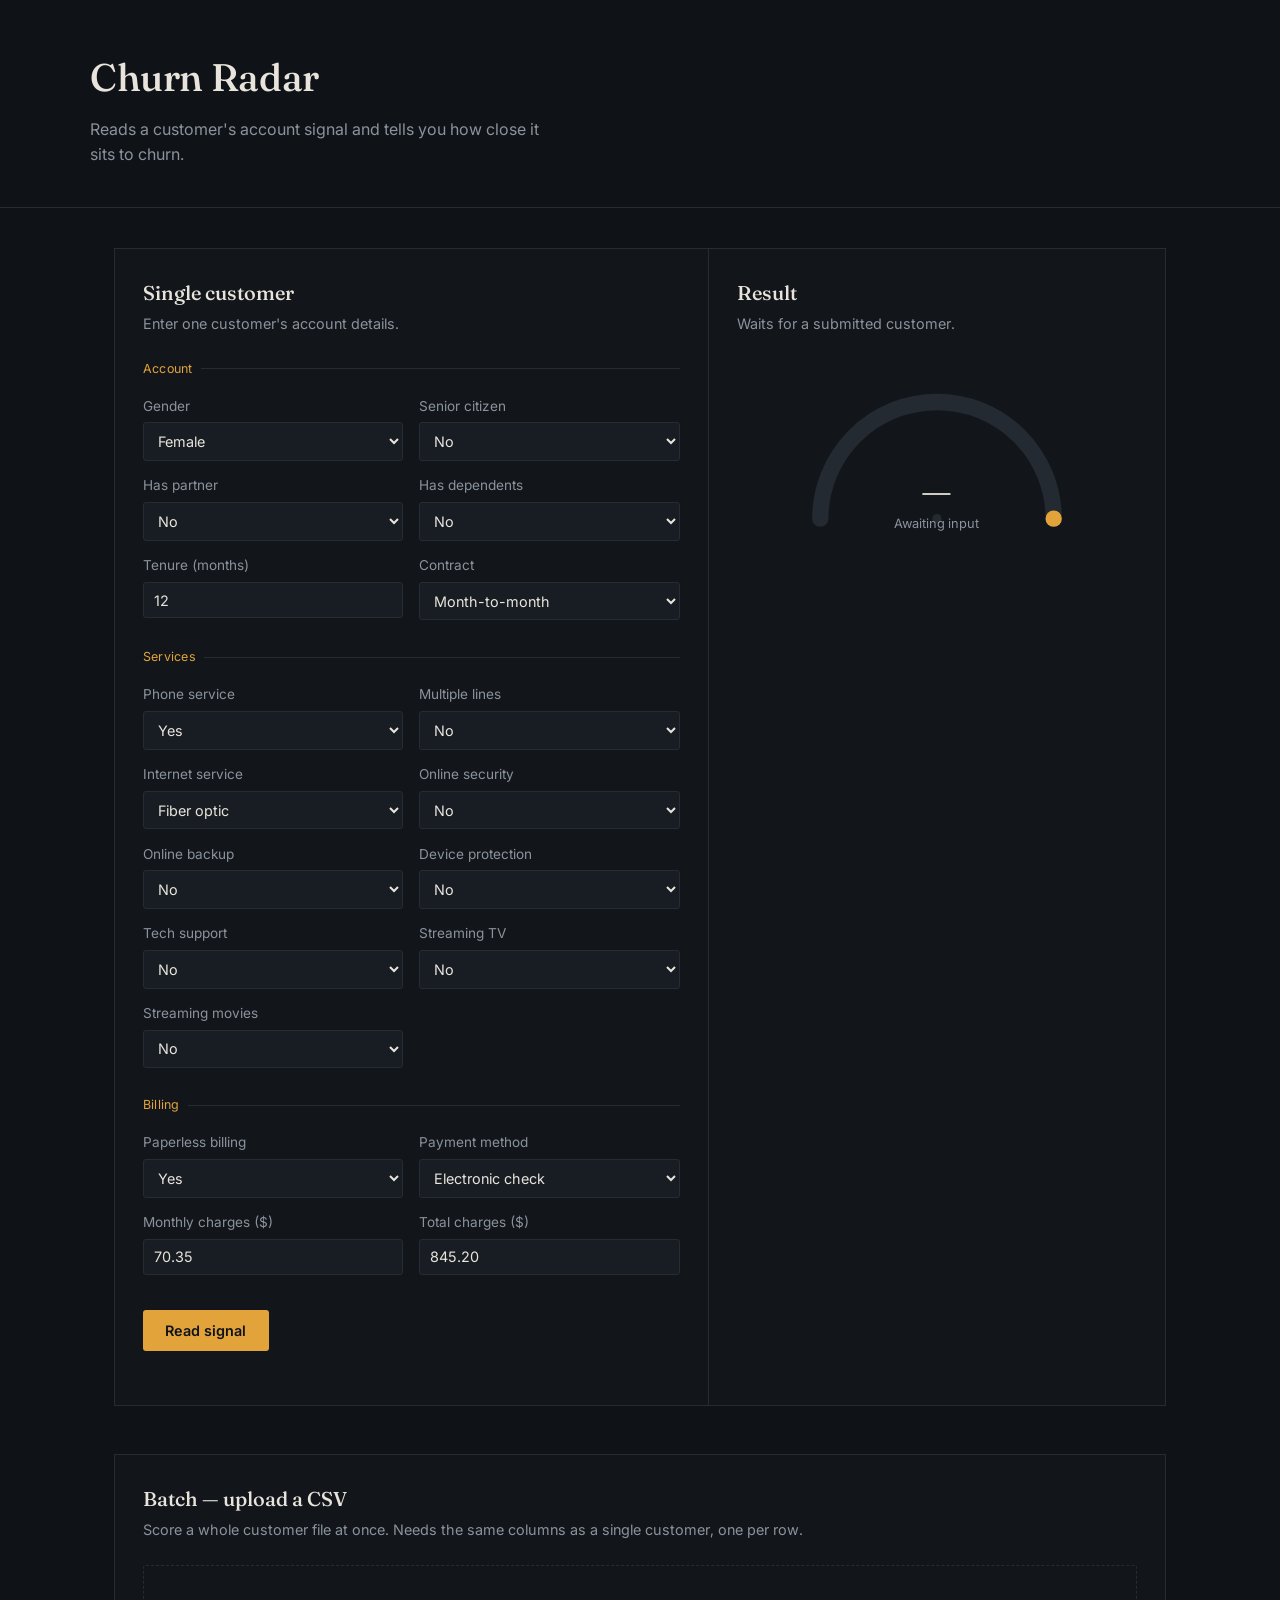
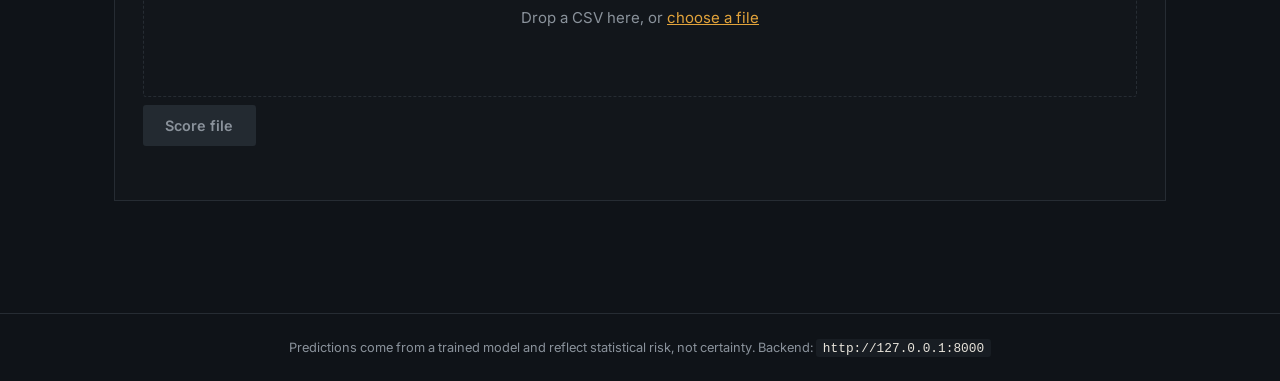
<file: Frontend/index.html>
<!DOCTYPE html>
<html lang="en">
<head>
<meta charset="UTF-8">
<meta name="viewport" content="width=device-width, initial-scale=1.0">
<title>Churn Radar</title>
<link rel="preconnect" href="https://fonts.googleapis.com">
<link rel="preconnect" href="https://fonts.gstatic.com" crossorigin>
<link href="https://fonts.googleapis.com/css2?family=Fraunces:opsz,wght@9..144,400;9..144,500;9..144,600&family=Inter:wght@400;500;600;700&display=swap" rel="stylesheet">
<link rel="stylesheet" href="style.css">
</head>
<body>

<header class="masthead">
  <div class="masthead-inner">
    <h1>Churn Radar</h1>
    <p class="tagline">Reads a customer's account signal and tells you how close it sits to churn.</p>
  </div>
</header>

<main>

  <!-- SINGLE CUSTOMER SECTION -->
  <section class="console" aria-label="Single customer prediction">
    <div class="console-grid">

      <form id="customer-form" class="form-panel">
        <div class="panel-heading">
          <h2>Single customer</h2>
          <p>Enter one customer's account details.</p>
        </div>

        <fieldset>
          <legend>Account</legend>
          <div class="field-row">
            <label for="gender">Gender
              <select id="gender" name="gender" required>
                <option value="Female">Female</option>
                <option value="Male">Male</option>
              </select>
            </label>
            <label for="SeniorCitizen">Senior citizen
              <select id="SeniorCitizen" name="SeniorCitizen" required>
                <option value="0">No</option>
                <option value="1">Yes</option>
              </select>
            </label>
          </div>
          <div class="field-row">
            <label for="Partner">Has partner
              <select id="Partner" name="Partner" required>
                <option value="No">No</option>
                <option value="Yes">Yes</option>
              </select>
            </label>
            <label for="Dependents">Has dependents
              <select id="Dependents" name="Dependents" required>
                <option value="No">No</option>
                <option value="Yes">Yes</option>
              </select>
            </label>
          </div>
          <div class="field-row">
            <label for="tenure">Tenure (months)
              <input type="number" id="tenure" name="tenure" min="0" value="12" required>
            </label>
            <label for="Contract">Contract
              <select id="Contract" name="Contract" required>
                <option value="Month-to-month">Month-to-month</option>
                <option value="One year">One year</option>
                <option value="Two year">Two year</option>
              </select>
            </label>
          </div>
        </fieldset>

        <fieldset>
          <legend>Services</legend>
          <div class="field-row">
            <label for="PhoneService">Phone service
              <select id="PhoneService" name="PhoneService" required>
                <option value="Yes">Yes</option>
                <option value="No">No</option>
              </select>
            </label>
            <label for="MultipleLines">Multiple lines
              <select id="MultipleLines" name="MultipleLines" required>
                <option value="No">No</option>
                <option value="Yes">Yes</option>
                <option value="No phone service">No phone service</option>
              </select>
            </label>
          </div>
          <div class="field-row">
            <label for="InternetService">Internet service
              <select id="InternetService" name="InternetService" required>
                <option value="Fiber optic">Fiber optic</option>
                <option value="DSL">DSL</option>
                <option value="No">No</option>
              </select>
            </label>
            <label for="OnlineSecurity">Online security
              <select id="OnlineSecurity" name="OnlineSecurity" required>
                <option value="No">No</option>
                <option value="Yes">Yes</option>
                <option value="No internet service">No internet service</option>
              </select>
            </label>
          </div>
          <div class="field-row">
            <label for="OnlineBackup">Online backup
              <select id="OnlineBackup" name="OnlineBackup" required>
                <option value="No">No</option>
                <option value="Yes">Yes</option>
                <option value="No internet service">No internet service</option>
              </select>
            </label>
            <label for="DeviceProtection">Device protection
              <select id="DeviceProtection" name="DeviceProtection" required>
                <option value="No">No</option>
                <option value="Yes">Yes</option>
                <option value="No internet service">No internet service</option>
              </select>
            </label>
          </div>
          <div class="field-row">
            <label for="TechSupport">Tech support
              <select id="TechSupport" name="TechSupport" required>
                <option value="No">No</option>
                <option value="Yes">Yes</option>
                <option value="No internet service">No internet service</option>
              </select>
            </label>
            <label for="StreamingTV">Streaming TV
              <select id="StreamingTV" name="StreamingTV" required>
                <option value="No">No</option>
                <option value="Yes">Yes</option>
                <option value="No internet service">No internet service</option>
              </select>
            </label>
          </div>
          <div class="field-row">
            <label for="StreamingMovies">Streaming movies
              <select id="StreamingMovies" name="StreamingMovies" required>
                <option value="No">No</option>
                <option value="Yes">Yes</option>
                <option value="No internet service">No internet service</option>
              </select>
            </label>
            <span aria-hidden="true"></span>
          </div>
        </fieldset>

        <fieldset>
          <legend>Billing</legend>
          <div class="field-row">
            <label for="PaperlessBilling">Paperless billing
              <select id="PaperlessBilling" name="PaperlessBilling" required>
                <option value="Yes">Yes</option>
                <option value="No">No</option>
              </select>
            </label>
            <label for="PaymentMethod">Payment method
              <select id="PaymentMethod" name="PaymentMethod" required>
                <option value="Electronic check">Electronic check</option>
                <option value="Mailed check">Mailed check</option>
                <option value="Bank transfer (automatic)">Bank transfer (automatic)</option>
                <option value="Credit card (automatic)">Credit card (automatic)</option>
              </select>
            </label>
          </div>
          <div class="field-row">
            <label for="MonthlyCharges">Monthly charges ($)
              <input type="number" id="MonthlyCharges" name="MonthlyCharges" min="0" step="0.01" value="70.35" required>
            </label>
            <label for="TotalCharges">Total charges ($)
              <input type="number" id="TotalCharges" name="TotalCharges" min="0" step="0.01" value="845.20" required>
            </label>
          </div>
        </fieldset>

        <button type="submit" class="btn-primary">Read signal</button>
        <p class="form-error" id="form-error" role="alert"></p>
      </form>

      <div class="result-panel">
        <div class="panel-heading">
          <h2>Result</h2>
          <p>Waits for a submitted customer.</p>
        </div>

        <div class="gauge-wrap">
          <svg viewBox="0 0 240 150" class="gauge" id="gauge-svg">
            <path d="M 20 130 A 100 100 0 0 1 220 130" class="gauge-track" />
            <path d="M 20 130 A 100 100 0 0 1 220 130" class="gauge-fill" id="gauge-fill" />
            <circle cx="120" cy="130" r="4" fill="var(--ink-3)"></circle>
          </svg>
          <div class="gauge-readout">
            <span class="gauge-value" id="gauge-value">—</span>
            <span class="gauge-label" id="gauge-caption">Awaiting input</span>
          </div>
        </div>

        <div class="verdict" id="verdict-block" hidden>
          <span class="verdict-tag" id="verdict-tag"></span>
          <p id="verdict-text"></p>
        </div>
      </div>

    </div>
  </section>

  <!-- BATCH SECTION -->
  <section class="console batch" aria-label="Batch CSV prediction">
    <div class="panel-heading">
      <h2>Batch — upload a CSV</h2>
      <p>Score a whole customer file at once. Needs the same columns as a single customer, one per row.</p>
    </div>

    <div class="dropzone" id="dropzone">
      <input type="file" id="csv-input" accept=".csv" hidden>
      <p class="dropzone-primary">Drop a CSV here, or <button type="button" id="browse-btn" class="link-btn">choose a file</button></p>
      <p class="dropzone-file" id="dropzone-filename"></p>
    </div>

    <button type="button" id="batch-submit" class="btn-primary" disabled>Score file</button>
    <p class="form-error" id="batch-error" role="alert"></p>

    <div class="batch-results" id="batch-results" hidden>
      <div class="batch-summary" id="batch-summary"></div>
      <a id="download-link" class="btn-secondary" download="predictions.csv">Download results CSV</a>
    </div>
  </section>

</main>

<footer>
  <p>Predictions come from a trained model and reflect statistical risk, not certainty. Backend: <code>http://127.0.0.1:8000</code></p>
</footer>

<script src="app.js"></script>
</body>
</html>
</file>
<file: Frontend/style.css>
:root {
  --ink-0: #0F1318;
  --ink-1: #12161B;
  --ink-2: #181D23;
  --ink-3: #232A31;
  --line: #262C33;
  --text: #E8E4DB;
  --text-muted: #8A929B;
  --amber: #E2A33B;
  --amber-dim: #4A3A22;
  --teal: #4FA88A;
  --teal-dim: #1F3A33;
  --radius: 3px;
}

* { box-sizing: border-box; }

body {
  margin: 0;
  background: var(--ink-0);
  color: var(--text);
  font-family: 'Inter', system-ui, sans-serif;
  font-size: 15px;
  line-height: 1.55;
  font-feature-settings: 'tnum' 1;
}

h1, h2 {
  font-family: 'Fraunces', serif;
  font-weight: 500;
  margin: 0;
}

/* ---------- Masthead ---------- */

.masthead {
  border-bottom: 1px solid var(--line);
  padding: 3rem 1.5rem 2.5rem;
}

.masthead-inner {
  max-width: 1100px;
  margin: 0 auto;
}

.masthead h1 {
  font-size: 2.4rem;
  letter-spacing: -0.01em;
}

.tagline {
  color: var(--text-muted);
  max-width: 46ch;
  margin: 0.6rem 0 0;
  font-size: 1rem;
}

/* ---------- Layout ---------- */

main {
  max-width: 1100px;
  margin: 0 auto;
  padding: 2.5rem 1.5rem 4rem;
}

.console {
  margin-bottom: 3rem;
}

.console-grid {
  display: grid;
  grid-template-columns: 1.3fr 1fr;
  gap: 1px;
  background: var(--line);
  border: 1px solid var(--line);
}

@media (max-width: 820px) {
  .console-grid { grid-template-columns: 1fr; }
}

.form-panel, .result-panel {
  background: var(--ink-1);
  padding: 1.75rem;
}

.panel-heading h2 {
  font-size: 1.25rem;
}

.panel-heading p {
  color: var(--text-muted);
  margin: 0.3rem 0 1.5rem;
  font-size: 0.9rem;
}

/* ---------- Form ---------- */

fieldset {
  border: none;
  border-top: 1px solid var(--line);
  padding: 1.1rem 0 0.3rem;
  margin: 0 0 0.5rem;
}

legend {
  padding: 0 0.5rem 0 0;
  color: var(--amber);
  font-size: 0.78rem;
  letter-spacing: 0.02em;
}

.field-row {
  display: grid;
  grid-template-columns: 1fr 1fr;
  gap: 1rem;
  margin-bottom: 0.9rem;
}

@media (max-width: 480px) {
  .field-row { grid-template-columns: 1fr; }
}

label {
  display: flex;
  flex-direction: column;
  gap: 0.35rem;
  font-size: 0.85rem;
  color: var(--text-muted);
}

select, input[type="number"] {
  background: var(--ink-2);
  border: 1px solid var(--line);
  color: var(--text);
  padding: 0.55rem 0.6rem;
  border-radius: var(--radius);
  font-family: inherit;
  font-size: 0.9rem;
}

select:focus, input:focus {
  outline: 2px solid var(--amber);
  outline-offset: 1px;
}

.btn-primary {
  background: var(--amber);
  color: var(--ink-0);
  border: none;
  padding: 0.75rem 1.4rem;
  border-radius: var(--radius);
  font-family: inherit;
  font-weight: 600;
  font-size: 0.9rem;
  cursor: pointer;
  margin-top: 0.5rem;
}

.btn-primary:hover { filter: brightness(1.08); }

.btn-primary:disabled {
  background: var(--ink-3);
  color: var(--text-muted);
  cursor: not-allowed;
}

.btn-secondary {
  display: inline-block;
  background: transparent;
  border: 1px solid var(--teal);
  color: var(--teal);
  padding: 0.6rem 1.1rem;
  border-radius: var(--radius);
  font-size: 0.85rem;
  text-decoration: none;
  margin-top: 1rem;
}

.link-btn {
  background: none;
  border: none;
  color: var(--amber);
  text-decoration: underline;
  cursor: pointer;
  font: inherit;
  padding: 0;
}

.form-error {
  color: #D9756A;
  font-size: 0.85rem;
  min-height: 1.2em;
  margin: 0.6rem 0 0;
}

/* ---------- Result panel / gauge ---------- */

.result-panel {
  display: flex;
  flex-direction: column;
}

.gauge-wrap {
  position: relative;
  margin: 0.5rem auto 0;
  max-width: 280px;
}

.gauge { width: 100%; display: block; }

.gauge-track {
  fill: none;
  stroke: var(--ink-3);
  stroke-width: 14;
  stroke-linecap: round;
}

.gauge-fill {
  fill: none;
  stroke: var(--amber);
  stroke-width: 14;
  stroke-linecap: round;
  stroke-dasharray: 314;
  stroke-dashoffset: 314;
  transition: stroke-dashoffset 0.8s cubic-bezier(0.4, 0, 0.2, 1), stroke 0.4s ease;
}

.gauge-readout {
  position: absolute;
  bottom: 0.5rem;
  left: 0;
  right: 0;
  text-align: center;
}

.gauge-value {
  display: block;
  font-family: 'Fraunces', serif;
  font-size: 2.4rem;
  line-height: 1;
}

.gauge-label {
  display: block;
  color: var(--text-muted);
  font-size: 0.8rem;
  margin-top: 0.3rem;
}

.verdict {
  margin-top: 1.5rem;
  padding-top: 1.25rem;
  border-top: 1px solid var(--line);
}

.verdict-tag {
  display: inline-block;
  font-size: 0.75rem;
  font-weight: 600;
  padding: 0.25rem 0.6rem;
  border-radius: var(--radius);
  margin-bottom: 0.6rem;
}

.verdict-tag.risk {
  background: var(--amber-dim);
  color: var(--amber);
}

.verdict-tag.safe {
  background: var(--teal-dim);
  color: var(--teal);
}

.verdict p {
  margin: 0;
  color: var(--text-muted);
  font-size: 0.88rem;
}

/* ---------- Batch section ---------- */

.batch {
  background: var(--ink-1);
  border: 1px solid var(--line);
  padding: 1.75rem;
}

.dropzone {
  border: 1px dashed var(--line);
  border-radius: var(--radius);
  padding: 2.5rem 1.5rem;
  text-align: center;
  transition: border-color 0.2s ease, background 0.2s ease;
}

.dropzone.drag-over {
  border-color: var(--amber);
  background: var(--ink-2);
}

.dropzone-primary {
  margin: 0;
  color: var(--text-muted);
}

.dropzone-file {
  margin: 0.6rem 0 0;
  color: var(--teal);
  font-size: 0.85rem;
  min-height: 1.2em;
}

.batch-results {
  margin-top: 1.25rem;
  padding-top: 1.25rem;
  border-top: 1px solid var(--line);
}

.batch-summary {
  color: var(--text-muted);
  font-size: 0.9rem;
}

.batch-summary strong {
  color: var(--text);
}

/* ---------- Footer ---------- */

footer {
  border-top: 1px solid var(--line);
  padding: 1.5rem;
  text-align: center;
}

footer p {
  color: var(--text-muted);
  font-size: 0.8rem;
  margin: 0;
}

footer code {
  color: var(--text);
  background: var(--ink-2);
  padding: 0.1rem 0.4rem;
  border-radius: var(--radius);
}

@media (prefers-reduced-motion: reduce) {
  .gauge-fill { transition: none; }
}
</file>
